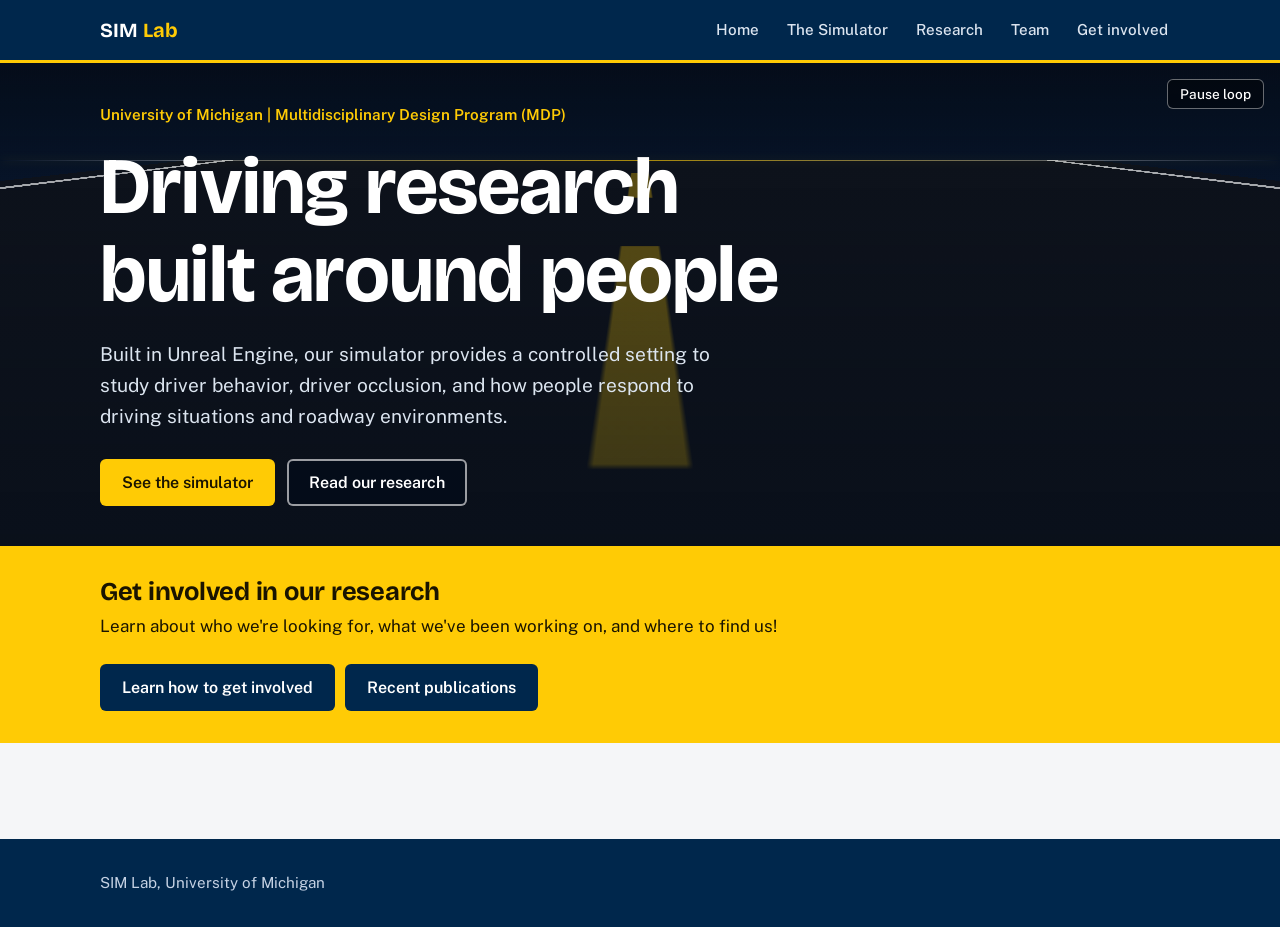
<file: index.html>
<!DOCTYPE html>
<html lang="en">
<head>
  <meta charset="utf-8">
  <meta name="viewport" content="width=device-width, initial-scale=1, viewport-fit=cover">
  <title>SIM Lab | Driving Simulator and Driver Behavior Research</title>
  <link rel="preconnect" href="https://fonts.googleapis.com">
  <link rel="preconnect" href="https://fonts.gstatic.com" crossorigin>
  <link href="https://fonts.googleapis.com/css2?family=Bricolage+Grotesque:opsz,wght@12..96,500;12..96,700&family=Public+Sans:wght@400;500;600&display=swap" rel="stylesheet">
  <link rel="stylesheet" href="styles.css">
</head>
<body>
  <header class="nav">
    <div class="wrap">
      <a class="brand" href="index.html">SIM <span>Lab</span></a>
      <nav aria-label="Main">
        <a href="index.html" class="active">Home</a>
        <a href="simulator.html">The Simulator</a>
        <a href="research.html">Research</a>
        <a href="team.html">Team</a>
        <a href="get-involved.html">Get involved</a>
      </nav>
    </div>
  </header>

  <main>
    <section id="home" aria-label="Home">
      <div class="hero" id="hero">
        <div class="scene" aria-hidden="true"><div class="road"></div></div>
        <button id="pause" type="button" aria-pressed="false">Pause loop</button>
        <div class="wrap content">
          <p class="hero-kicker">University of Michigan | Multidisciplinary Design Program (MDP)</p>
          <h1>Driving research built around people</h1>
          <p>Built in Unreal Engine, our simulator provides a controlled setting to study driver behavior, driver occlusion, and how people respond to driving situations and roadway environments.</p>
          <div class="actions">
            <a class="btn primary" href="simulator.html">See the simulator</a>
            <a class="btn ghost" href="research.html">Read our research</a>
          </div>
        </div>
      </div>

      <div class="quick">
        <div class="wrap">
          <div>
            <h2>Get involved in our research</h2>
            <p>Learn about who we're looking for, what we've been working on, and where to find us!</p>
          </div>
          <div class="links">
            <a class="btn" href="get-involved.html">Learn how to get involved</a>
            <a class="btn" href="research.html">Recent publications</a>
          </div>
        </div>
      </div>

    </section>
  </main>

  <footer>
    <div class="wrap">
      <span>SIM Lab, University of Michigan</span>
    </div>
  </footer>

  <script src="script.js"></script>
</body>
</html>
</file>
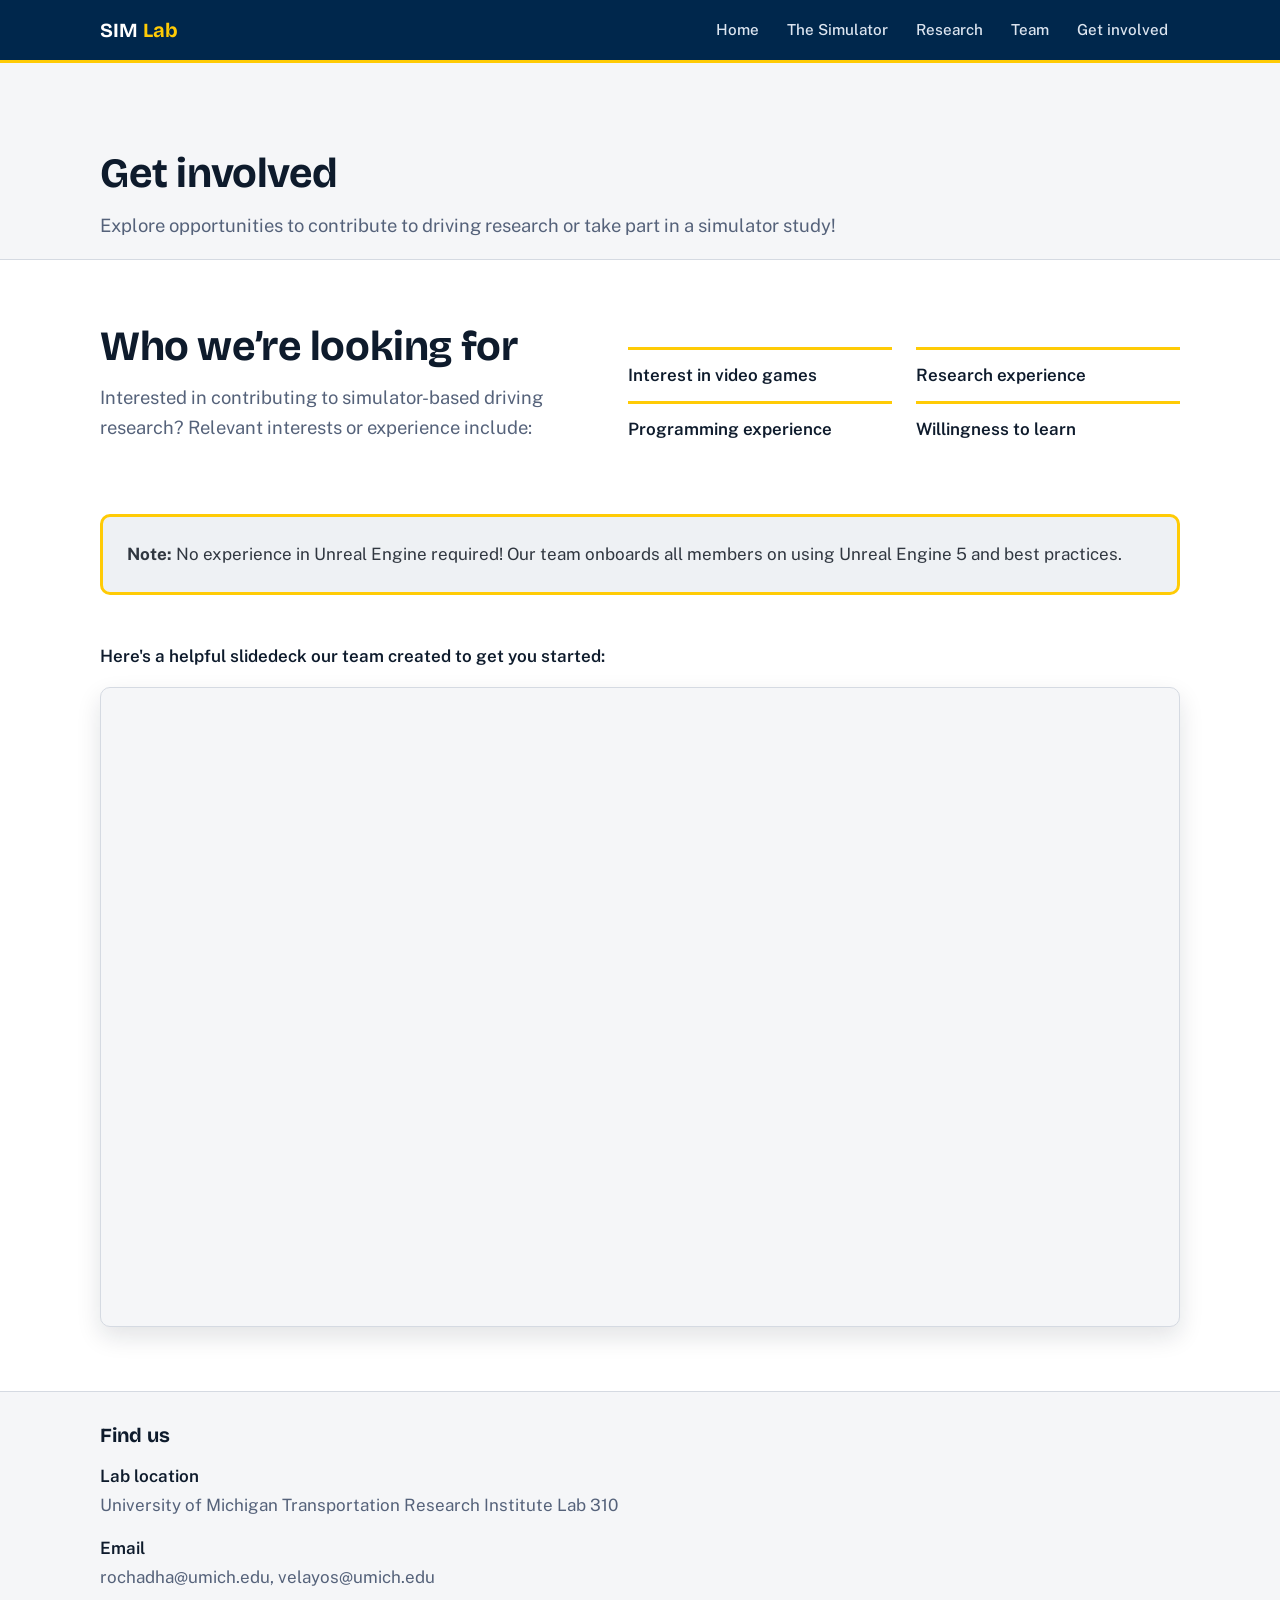
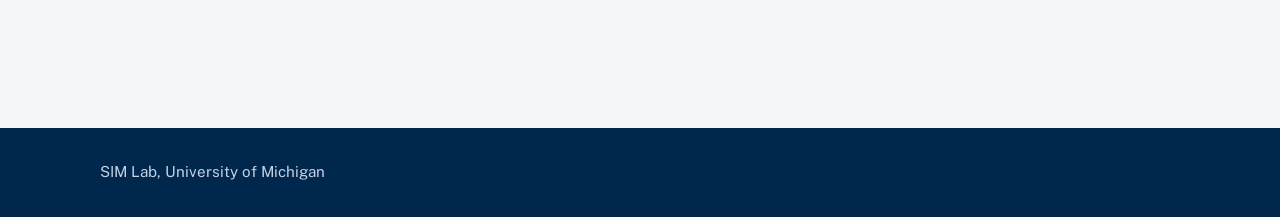
<file: get-involved.html>
<!DOCTYPE html>
<html lang="en">
<head>
  <meta charset="utf-8">
  <meta name="viewport" content="width=device-width, initial-scale=1, viewport-fit=cover">
  <title>SIM Lab | Get Involved</title>
  <link rel="preconnect" href="https://fonts.googleapis.com">
  <link rel="preconnect" href="https://fonts.gstatic.com" crossorigin>
  <link href="https://fonts.googleapis.com/css2?family=Bricolage+Grotesque:opsz,wght@12..96,500;12..96,700&family=Public+Sans:wght@400;500;600&display=swap" rel="stylesheet">
  <link rel="stylesheet" href="styles.css">
</head>
<body>
  <header class="nav">
    <div class="wrap">
      <a class="brand" href="index.html">SIM <span>Lab</span></a>
      <nav aria-label="Main">
        <a href="index.html">Home</a>
        <a href="simulator.html">The Simulator</a>
        <a href="research.html">Research</a>
        <a href="team.html">Team</a>
        <a href="get-involved.html" class="active">Get involved</a>
      </nav>
    </div>
  </header>

  <main>
    <section class="block" aria-label="Get involved">
      <div class="wrap">
        <h2>Get involved</h2>
        <p class="lede">Explore opportunities to contribute to driving research or take part in a simulator study!</p>
      </div>

      <section class="recruit" aria-labelledby="recruit-heading">
        <div class="wrap">
          <div class="recruit-copy">
            <h2 id="recruit-heading">Who we’re looking for</h2>
            <p class="lede">Interested in contributing to simulator-based driving research? Relevant interests or experience include:</p>
          </div>
          <ul class="opportunity-list">
            <li>Interest in video games</li>
            <li>Research experience</li>
            <li>Programming experience</li>
            <li>Willingness to learn </li>
          </ul>
          <div class="panel recruit-note">
            <p><strong>Note:</strong> No experience in Unreal Engine required! Our team onboards all members on using Unreal Engine 5 and best practices.</p>
          </div>
          <div class="recruit-deck">
            <p class="recruit-deck-intro">Here's a helpful slidedeck our team created to get you started:</p>
            <div class="slide-frame">
              <iframe src="https://docs.google.com/presentation/d/e/2PACX-1vS91T6WlbjaStH8ehRl9ACgTei8wuR2yJPeFG9gudlS20Rt_fXsklgSHYsdWoi5bKkCK_Mm4TkYkjFy/pubembed?start=true&amp;loop=true&amp;delayms=5000" title="Helpful SIM Lab introductory slidedeck" frameborder="0" allowfullscreen="true" mozallowfullscreen="true" webkitallowfullscreen="true"></iframe>
            </div>
          </div>
        </div>
      </section>

      <div class="wrap">
        <div class="contact-info">
          <h3>Find us</h3>
          <dl class="facts">
            <dt>Lab location</dt><dd>University of Michigan Transportation Research Institute Lab 310</dd>
            <dt>Email</dt><dd>rochadha@umich.edu, velayos@umich.edu</dd>
          </dl>
        </div>
      </div>
    </section>
  </main>

  <footer>
    <div class="wrap">
      <span>SIM Lab, University of Michigan</span>
    </div>
  </footer>

  <script src="script.js"></script>
</body>
</html>
</file>
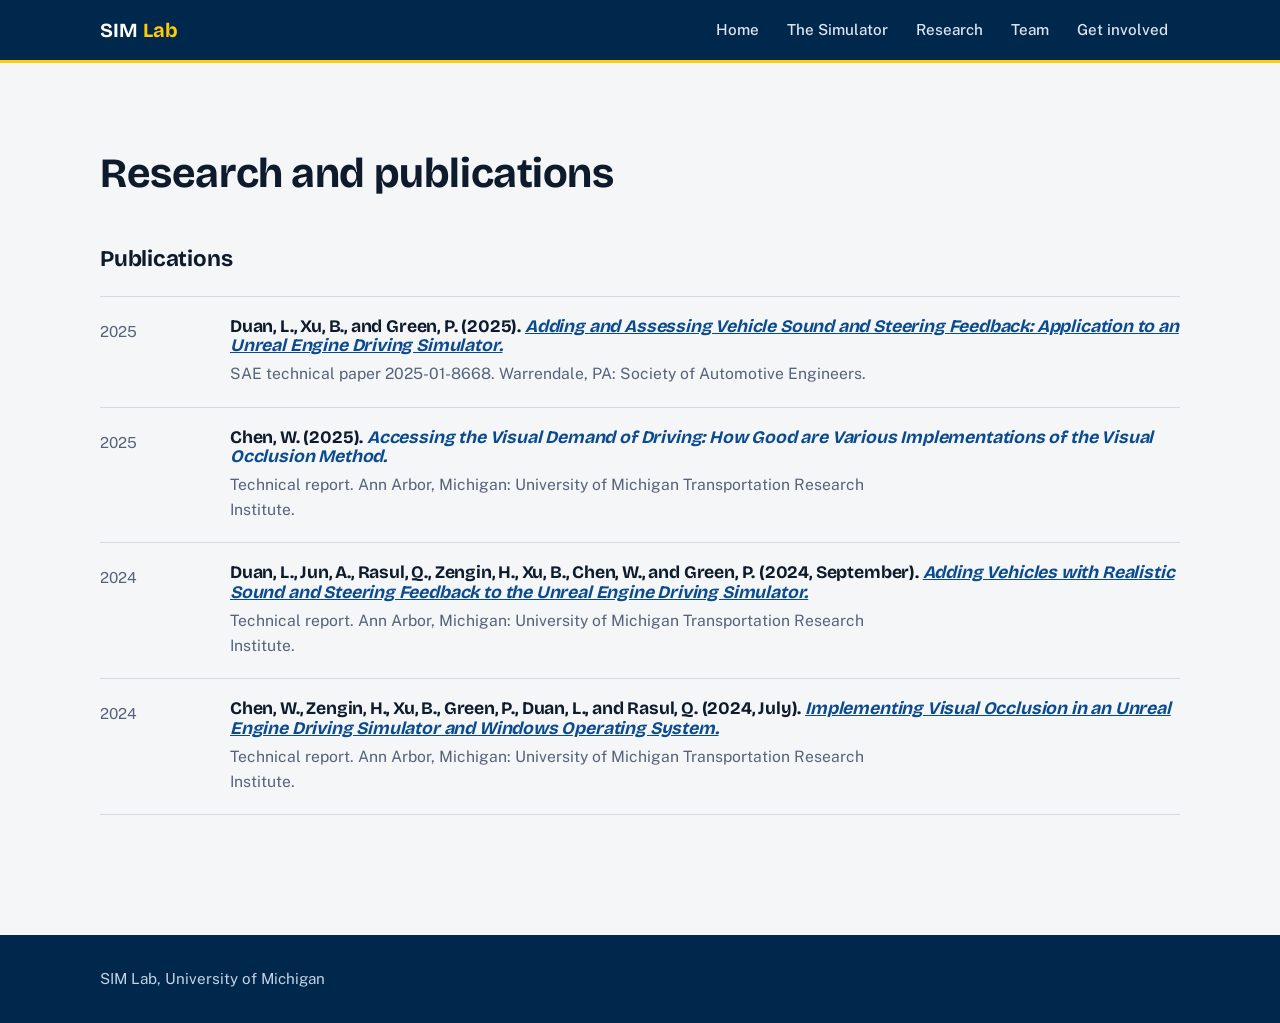
<file: research.html>
<!DOCTYPE html>
<html lang="en">
<head>
  <meta charset="utf-8">
  <meta name="viewport" content="width=device-width, initial-scale=1, viewport-fit=cover">
  <title>SIM Lab | Research</title>
  <link rel="preconnect" href="https://fonts.googleapis.com">
  <link rel="preconnect" href="https://fonts.gstatic.com" crossorigin>
  <link href="https://fonts.googleapis.com/css2?family=Bricolage+Grotesque:opsz,wght@12..96,500;12..96,700&family=Public+Sans:wght@400;500;600&display=swap" rel="stylesheet">
  <link rel="stylesheet" href="styles.css">
</head>
<body>
  <header class="nav">
    <div class="wrap">
      <a class="brand" href="index.html">SIM <span>Lab</span></a>
      <nav aria-label="Main">
        <a href="index.html">Home</a>
        <a href="simulator.html">The Simulator</a>
        <a href="research.html" class="active">Research</a>
        <a href="team.html">Team</a>
        <a href="get-involved.html">Get involved</a>
      </nav>
    </div>
  </header>

  <main>
    <section class="block" aria-label="Research and publications">
      <div class="wrap">
        <h2>Research and publications</h2>

        <h3 class="subhead">Publications</h3>
        <div class="rows">
          <div class="row">
            <time>2025</time>
            <div>
              <h3>Duan, L., Xu, B., and Green, P. (2025). <a href="https://saemobilus.sae.org/papers/adding-assessing-vehicle-sound-steering-feedback-application-unreal-engine-driving-simulator-2025-01-8668#view"><em>Adding and Assessing Vehicle Sound and Steering Feedback: Application to an Unreal Engine Driving Simulator.</em></a></h3>
              <p>SAE technical paper 2025-01-8668. Warrendale, PA: Society of Automotive Engineers.</p>
            </div>
          </div>
          <div class="row">
            <time>2025</time>
            <div>
              <h3>Chen, W. (2025). <a><em>Accessing the Visual Demand of Driving: How Good are Various Implementations of the Visual Occlusion Method.</em></a> </h3>
              <p>Technical report. Ann Arbor, Michigan: University of Michigan Transportation Research Institute.</p>
            </div>
          </div>
          <div class="row">
            <time>2024</time>
            <div>
              <h3>Duan, L., Jun, A., Rasul, Q., Zengin, H., Xu, B., Chen, W., and Green, P. (2024, September). <a href="https://deepblue.lib.umich.edu/items/efb12170-995f-4e7f-85ff-f0e53c91e398"><em>Adding Vehicles with Realistic Sound and Steering Feedback to the Unreal Engine Driving Simulator.</em></a></h3>
              <p>Technical report. Ann Arbor, Michigan: University of Michigan Transportation Research Institute.</p>
            </div>
          </div>
          <div class="row">
            <time>2024</time>
            <div>
              <h3>Chen, W., Zengin, H., Xu, B., Green, P., Duan, L., and Rasul, Q. (2024, July). <a href="https://deepblue.lib.umich.edu/items/3054cb7f-a545-4ef1-9ff8-ffcb1bbcc35d"><em>Implementing Visual Occlusion in an Unreal Engine Driving Simulator and Windows Operating System.</em></a></h3>
              <p>Technical report. Ann Arbor, Michigan: University of Michigan Transportation Research Institute.</p>
            </div>
          </div>
        </div>
      </div>
    </section>
  </main>

  <footer>
    <div class="wrap">
      <span>SIM Lab, University of Michigan</span>
    </div>
  </footer>

  <script src="script.js"></script>
</body>
</html>
</file>
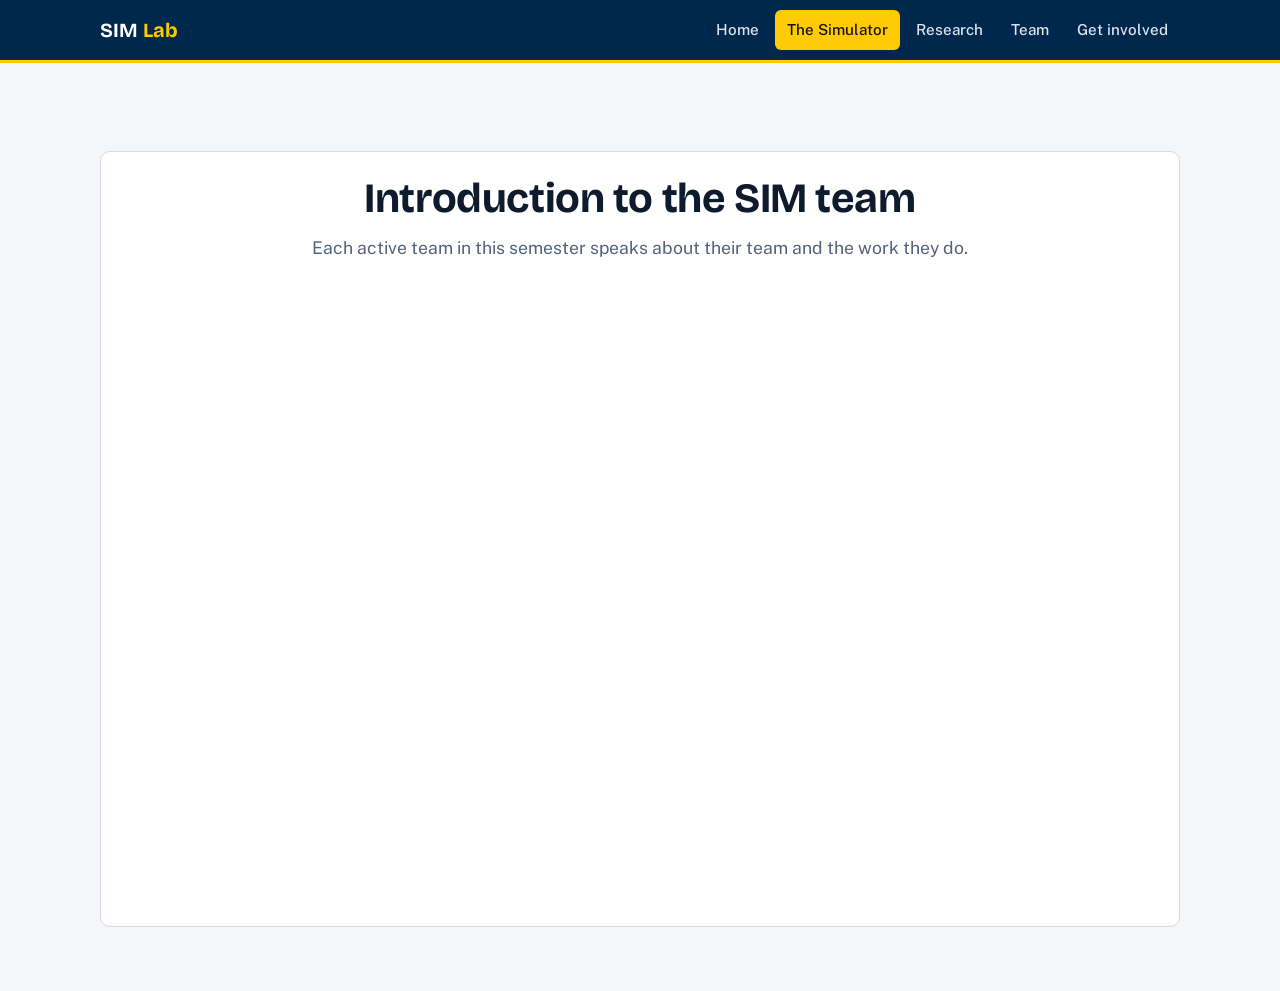
<file: simulator.html>
<!DOCTYPE html>
<html lang="en">
<head>
  <meta charset="utf-8">
  <meta name="viewport" content="width=device-width, initial-scale=1, viewport-fit=cover">
  <title>SIM Lab | The Simulator</title>
  <link rel="preconnect" href="https://fonts.googleapis.com">
  <link rel="preconnect" href="https://fonts.gstatic.com" crossorigin>
  <link href="https://fonts.googleapis.com/css2?family=Bricolage+Grotesque:opsz,wght@12..96,500;12..96,700&family=Public+Sans:wght@400;500;600&display=swap" rel="stylesheet">
  <link rel="stylesheet" href="styles.css">
</head>
<body>
  <header class="nav">
    <div class="wrap">
      <a class="brand" href="index.html">SIM <span>Lab</span></a>
      <nav aria-label="Main">
        <a href="index.html">Home</a>
        <a href="simulator.html" class="active">The Simulator</a>
        <a href="research.html">Research</a>
        <a href="team.html">Team</a>
        <a href="get-involved.html">Get involved</a>
      </nav>
    </div>
  </header>

  <main>
    <section class="block" aria-label="The Simulator">
      <div class="wrap">

        <!-- ========================================== -->
        <!-- NEW SECTION: Introduction to the SIM team  -->
        <!-- ========================================== -->
        <div class="panel" style="text-align: center; margin-bottom: 40px;">
          <h2 style="margin-bottom: 12px;">Introduction to the SIM team</h2>
          <p style="color: var(--muted); font-size: 1.1rem; margin-bottom: 32px; max-width: 800px; margin-left: auto; margin-right: auto;">
            Each active team in this semester speaks about their team and the work they do.
          </p>
          
          <!-- YouTube Video Player -->
          <!-- Height increased to 600px so it feels like a primary feature -->
          <iframe width="100%" height="600" src="https://www.youtube.com/embed/OiD0oTXa4dE" title="SIM Lab Video" frameborder="0" allow="accelerometer; autoplay; clipboard-write; encrypted-media; gyroscope; picture-in-picture" allowfullscreen style="border-radius: 8px;"></iframe>
        </div>

        <!-- ========================================== -->
        <!-- STASHED ORIGINAL LAYOUT                    -->
        <!-- ========================================== -->
        <!-- 
        <h2>The Simulator</h2>

        <div class="grid g2">
          <article class="panel">
            <div class="media-ph">placeholder</div>
            <h3>The engine</h3>
            <p>placeholder</p>
          </article>
          <article class="panel">
            <div class="media-ph">placeholder</div>
            <h3>Maps and vehicles</h3>
            <p>placeholder</p>
          </article>
        </div>

        <div class="panel" style="margin-top:20px">
          <h3>Vision occlusion system</h3>
          <div class="split" style="margin-top:14px">
            <div>
              <p style="color:var(--muted);margin-top:0">placeholder</p>
              <div class="media-ph" style="margin:0">placeholder</div>
            </div>
            <div>
              <h3 style="font-size:1.05rem">Example measurements</h3>
              <p style="margin:6px 0 0;font-size:.95rem;color:var(--muted)">placeholder</p>
              <ul class="data">
                <li>placeholder</li>
                <li>placeholder</li>
                <li>placeholder</li>
                <li>placeholder</li>
                <li>placeholder</li>
                <li>placeholder</li>
                <li>placeholder</li>
                <li>placeholder</li>
              </ul>
            </div>
          </div>
        </div>
        -->

      </div>
    </section>
  </main>
</file>
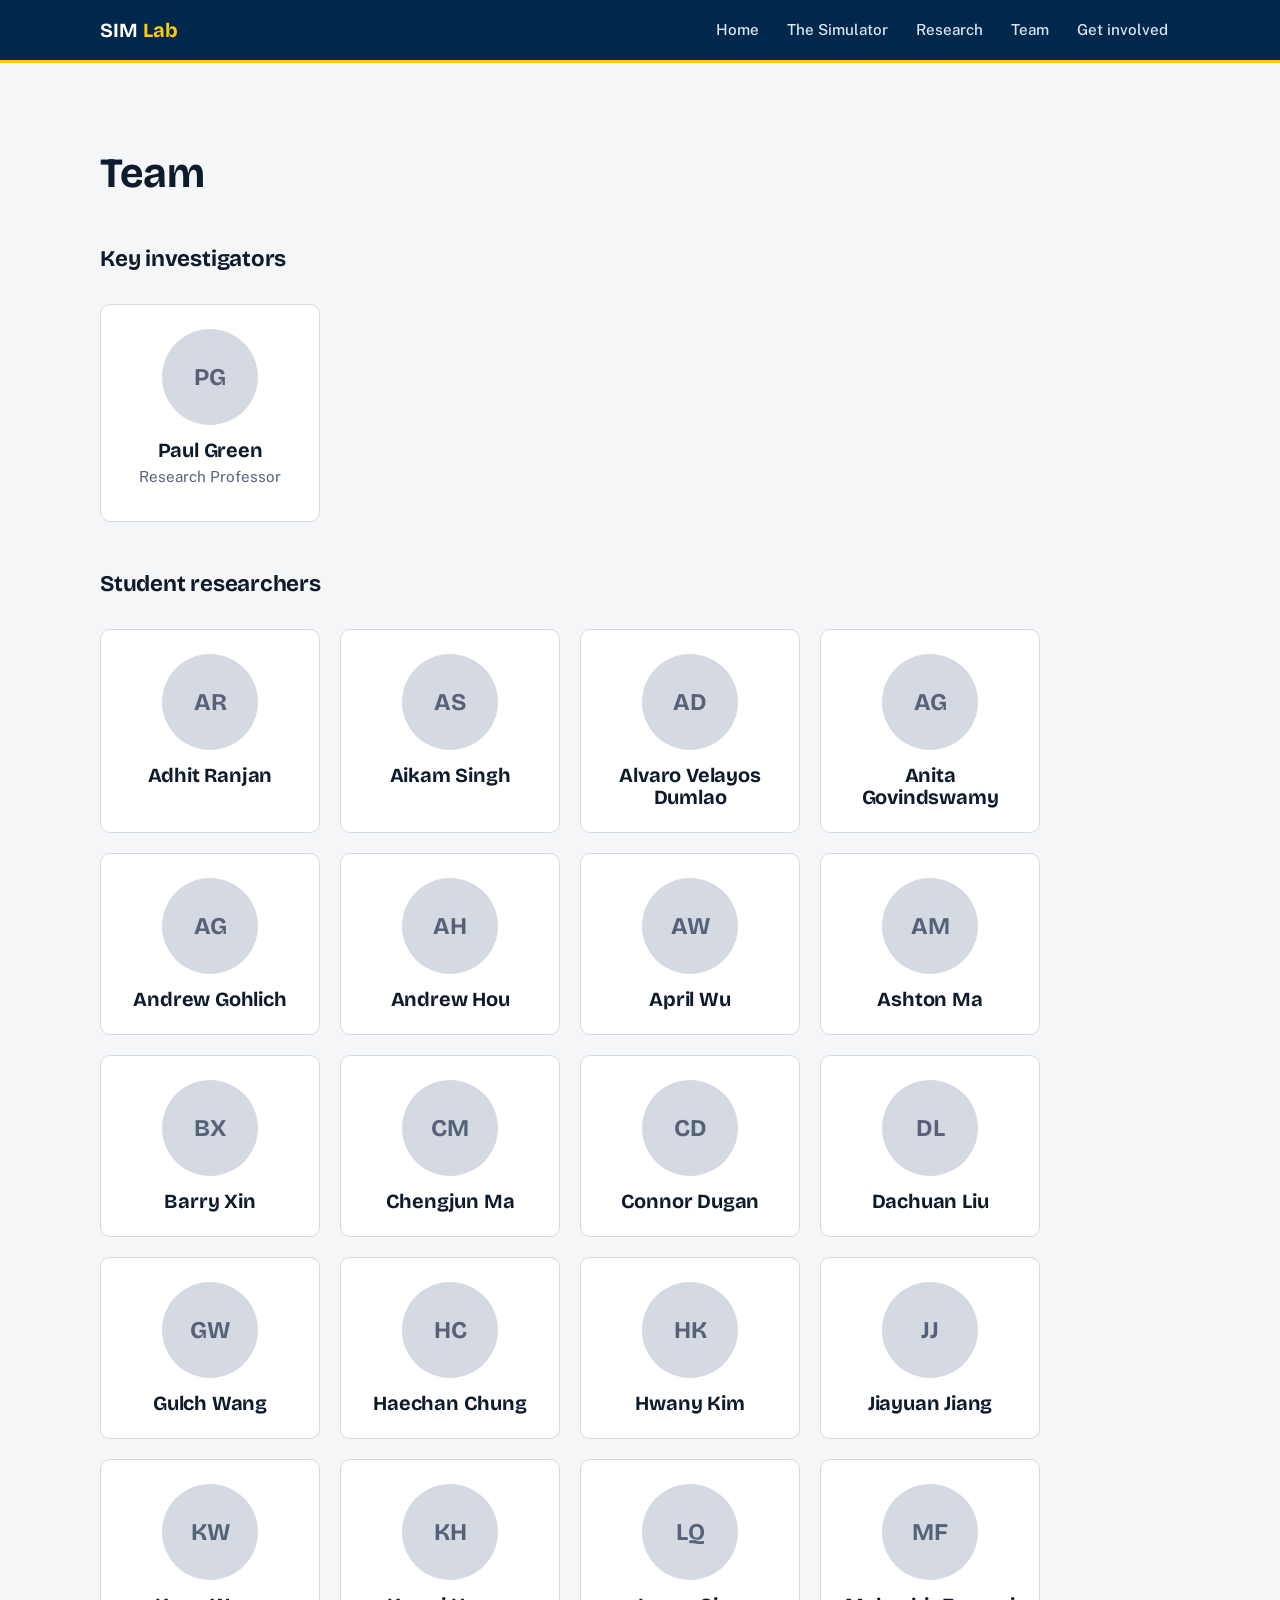
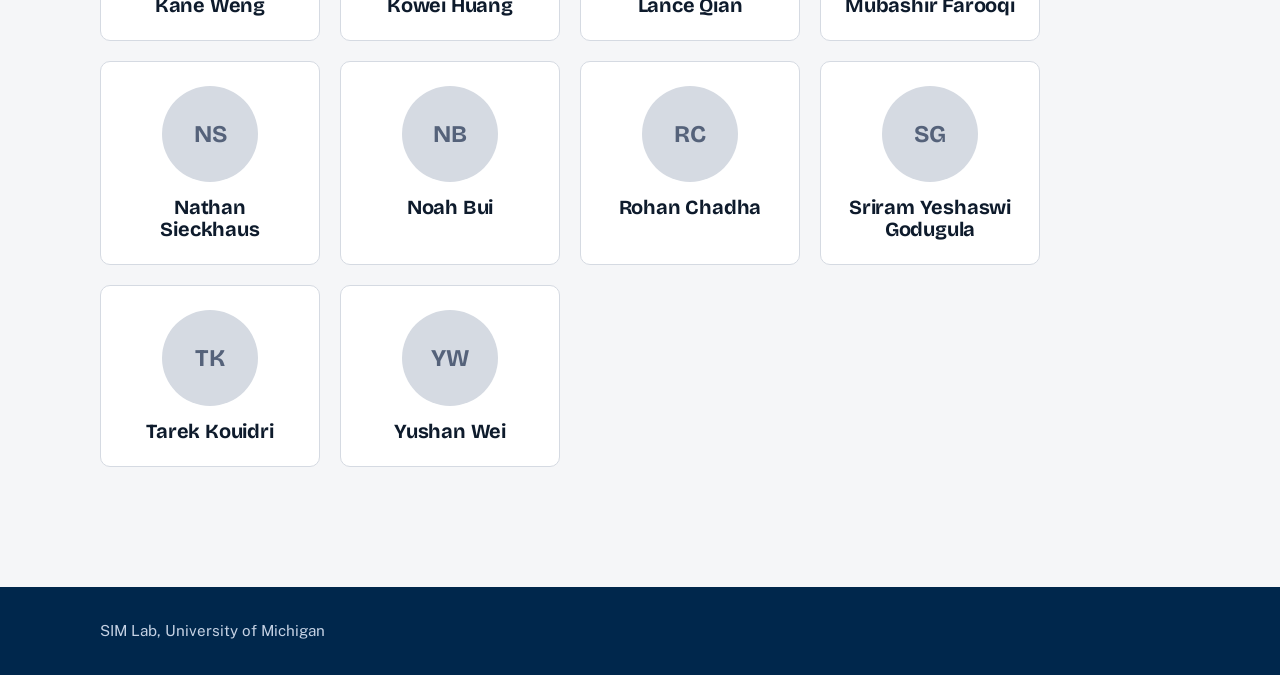
<file: team.html>
<!DOCTYPE html>
<html lang="en">
<head>
  <meta charset="utf-8">
  <meta name="viewport" content="width=device-width, initial-scale=1, viewport-fit=cover">
  <title>SIM Lab | Team</title>
  <link rel="preconnect" href="https://fonts.googleapis.com">
  <link rel="preconnect" href="https://fonts.gstatic.com" crossorigin>
  <link href="https://fonts.googleapis.com/css2?family=Bricolage+Grotesque:opsz,wght@12..96,500;12..96,700&family=Public+Sans:wght@400;500;600&display=swap" rel="stylesheet">
  <link rel="stylesheet" href="styles.css">
</head>
<body>
  <header class="nav">
    <div class="wrap">
      <a class="brand" href="index.html">SIM <span>Lab</span></a>
      <nav aria-label="Main">
        <a href="index.html">Home</a>
        <a href="simulator.html">The Simulator</a>
        <a href="research.html">Research</a>
        <a href="team.html" class="active">Team</a>
        <a href="get-involved.html">Get involved</a>
      </nav>
    </div>
  </header>

  <main>
    <section class="block" aria-label="Team">
      <div class="wrap">
        <h2>Team</h2>

        <h3 class="subhead">Key investigators</h3>
        <div class="grid g3 investigator-grid">
          <article class="panel person"><div class="avatar" aria-hidden="true">PG</div><h3>Paul Green</h3><div class="role">Research Professor</div></article>
        </div>

        <h3 class="subhead">Student researchers</h3>
        <div class="grid g3 student-grid">
          <article class="panel person"><div class="avatar" aria-hidden="true">AR</div><h3>Adhit Ranjan</h3></article>
          <article class="panel person"><div class="avatar" aria-hidden="true">AS</div><h3>Aikam Singh</h3></article>
          <article class="panel person"><div class="avatar" aria-hidden="true">AD</div><h3>Alvaro Velayos Dumlao</h3></article>
          <article class="panel person"><div class="avatar" aria-hidden="true">AG</div><h3>Anita Govindswamy</h3></article>
          <article class="panel person"><div class="avatar" aria-hidden="true">AG</div><h3>Andrew Gohlich</h3></article>
          <article class="panel person"><div class="avatar" aria-hidden="true">AH</div><h3>Andrew Hou</h3></article>
          <article class="panel person"><div class="avatar" aria-hidden="true">AW</div><h3>April Wu</h3></article>
          <article class="panel person"><div class="avatar" aria-hidden="true">AM</div><h3>Ashton Ma</h3></article>
          <article class="panel person"><div class="avatar" aria-hidden="true">BX</div><h3>Barry Xin</h3></article>
          <article class="panel person"><div class="avatar" aria-hidden="true">CM</div><h3>Chengjun Ma</h3></article>
          <article class="panel person"><div class="avatar" aria-hidden="true">CD</div><h3>Connor Dugan</h3></article>
          <article class="panel person"><div class="avatar" aria-hidden="true">DL</div><h3>Dachuan Liu</h3></article>
          <article class="panel person"><div class="avatar" aria-hidden="true">GW</div><h3>Gulch Wang</h3></article>
          <article class="panel person"><div class="avatar" aria-hidden="true">HC</div><h3>Haechan Chung</h3></article>
          <article class="panel person"><div class="avatar" aria-hidden="true">HK</div><h3>Hwany Kim</h3></article>
          <article class="panel person"><div class="avatar" aria-hidden="true">JJ</div><h3>Jiayuan Jiang</h3></article>
          <article class="panel person"><div class="avatar" aria-hidden="true">KW</div><h3>Kane Weng</h3></article>
          <article class="panel person"><div class="avatar" aria-hidden="true">KH</div><h3>Kowei Huang</h3></article>
          <article class="panel person"><div class="avatar" aria-hidden="true">LQ</div><h3>Lance Qian</h3></article>
          <article class="panel person"><div class="avatar" aria-hidden="true">MF</div><h3>Mubashir Farooqi</h3></article>
          <article class="panel person"><div class="avatar" aria-hidden="true">NS</div><h3>Nathan Sieckhaus</h3></article>
          <article class="panel person"><div class="avatar" aria-hidden="true">NB</div><h3>Noah Bui</h3></article>
          <article class="panel person"><div class="avatar" aria-hidden="true">RC</div><h3>Rohan Chadha</h3></article>
          <article class="panel person"><div class="avatar" aria-hidden="true">SG</div><h3>Sriram Yeshaswi Godugula</h3></article>
          <article class="panel person"><div class="avatar" aria-hidden="true">TK</div><h3>Tarek Kouidri</h3></article>
          <article class="panel person"><div class="avatar" aria-hidden="true">YW</div><h3>Yushan Wei</h3></article>
        </div>
      </div>
    </section>
  </main>

  <footer>
    <div class="wrap">
      <span>SIM Lab, University of Michigan</span>
    </div>
  </footer>

  <script src="script.js"></script>
</body>
</html>
</file>
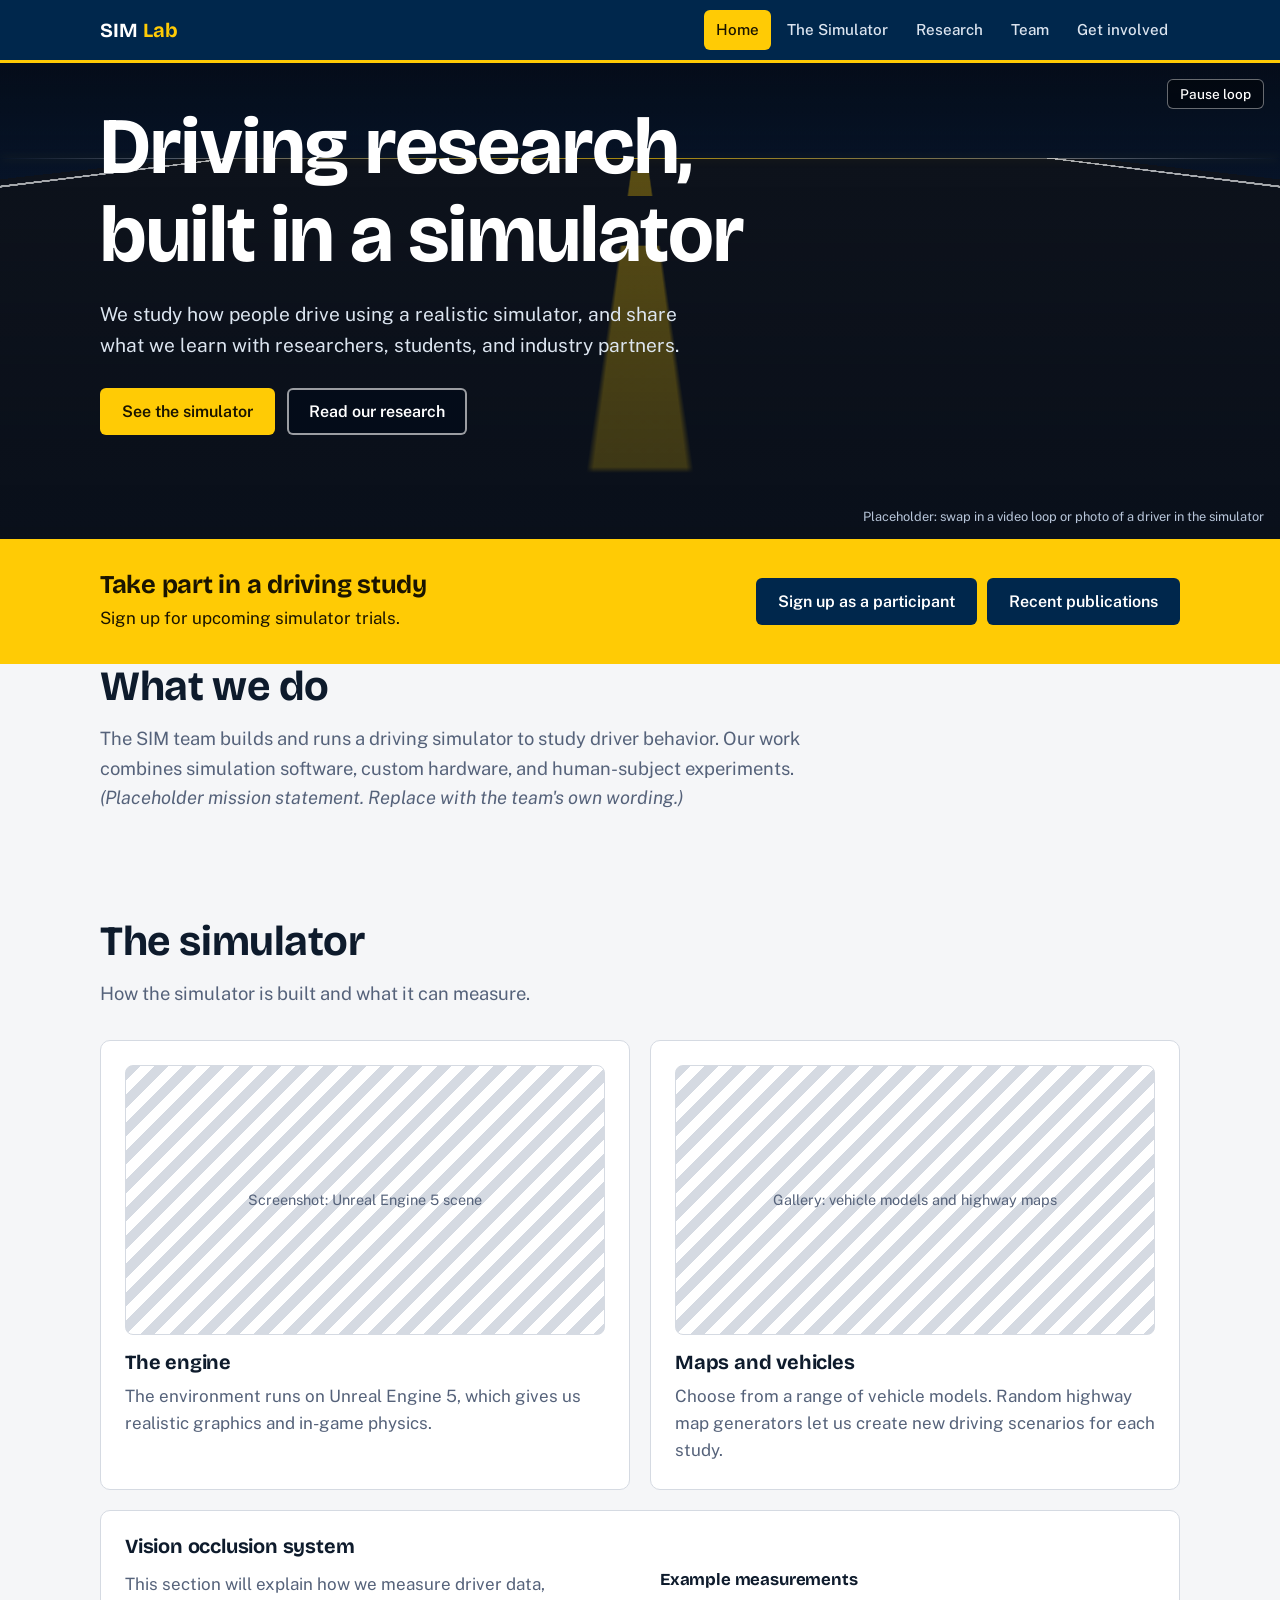
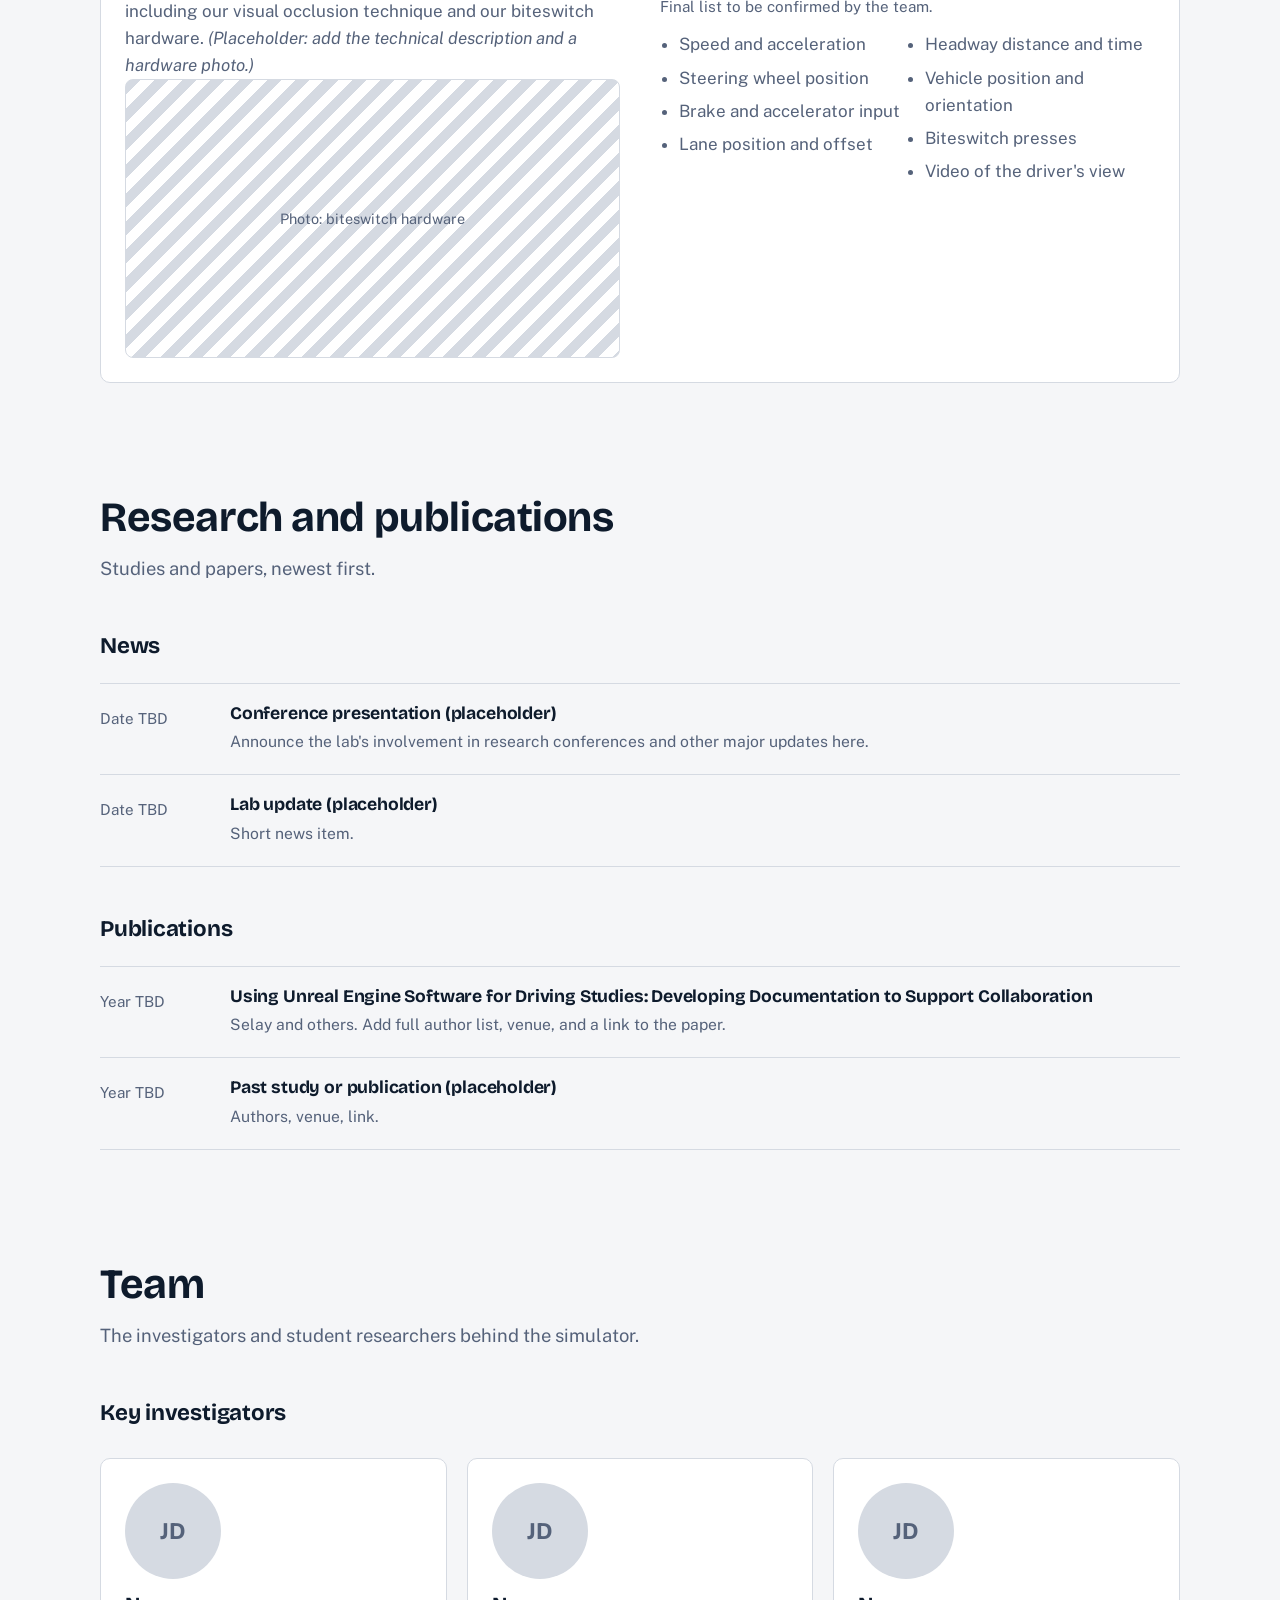
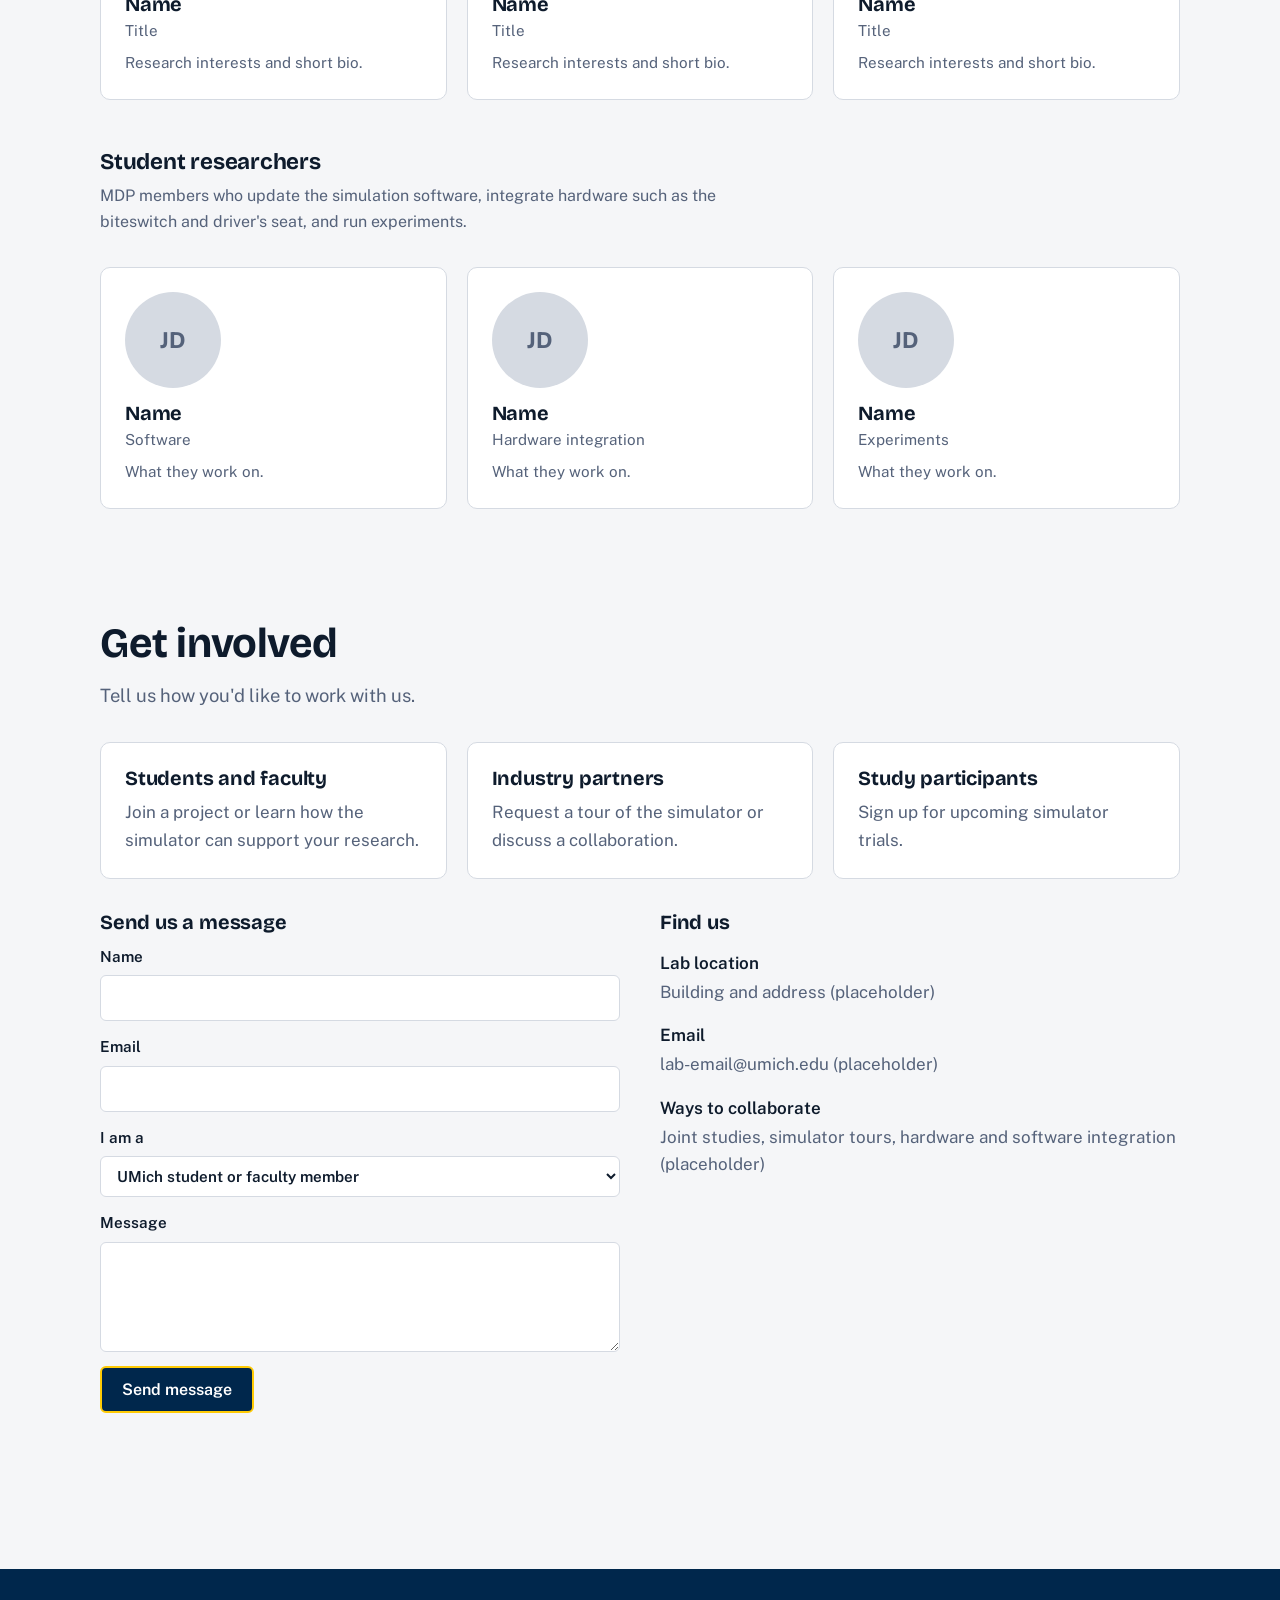
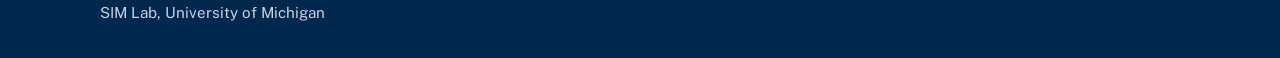
<file: website.html>
<!DOCTYPE html>
<html lang="en">
<head>
<meta charset="utf-8">
<meta name="viewport" content="width=device-width, initial-scale=1, viewport-fit=cover">
<title>SIM Lab | Driving Simulator and Driver Behavior Research</title>
<link rel="preconnect" href="https://fonts.googleapis.com">
<link rel="preconnect" href="https://fonts.gstatic.com" crossorigin>
<link href="https://fonts.googleapis.com/css2?family=Bricolage+Grotesque:opsz,wght@12..96,500;12..96,700&family=Public+Sans:wght@400;500;600&display=swap" rel="stylesheet">
<link rel="stylesheet" href="styles.css">
</head>
<body>

<header class="nav">
  <div class="wrap">
    <a class="brand" href="#home">SIM <span>Lab</span></a>
    <nav aria-label="Main">
      <a href="#home">Home</a>
      <a href="#simulator">The Simulator</a>
      <a href="#research">Research</a>
      <a href="#team">Team</a>
      <a href="#get-involved">Get involved</a>
    </nav>
  </div>
</header>

<main>
<!-- 1. HOMEPAGE -->
<section id="home" aria-label="Home">
  <div class="hero" id="hero">
    <div class="scene" aria-hidden="true"><div class="road"></div></div>
    <button id="pause" type="button" aria-pressed="false">Pause loop</button>
    <div class="wrap content">
      <h1>Driving research, built in a simulator</h1>
      <p>We study how people drive using a realistic simulator, and share what we learn with researchers, students, and industry partners.</p>
      <div class="actions">
        <a class="btn primary" href="#simulator">See the simulator</a>
        <a class="btn ghost" href="#research">Read our research</a>
      </div>
    </div>
    <span class="placeholder-note">Placeholder: swap in a video loop or photo of a driver in the simulator</span>
  </div>

  <div class="quick">
    <div class="wrap">
      <div>
        <h2>Take part in a driving study</h2>
        <p>Sign up for upcoming simulator trials.</p>
      </div>
      <div class="links">
        <a class="btn" href="#get-involved">Sign up as a participant</a>
        <a class="btn" href="#research">Recent publications</a>
      </div>
    </div>
  </div>

  <div class="mission">
    <div class="wrap">
      <h2>What we do</h2>
      <p class="lede">The SIM team builds and runs a driving simulator to study driver behavior. Our work combines simulation software, custom hardware, and human-subject experiments. <em>(Placeholder mission statement. Replace with the team's own wording.)</em></p>
    </div>
  </div>
</section>

<!-- 2. THE SIMULATOR -->
<section id="simulator" class="block" aria-label="The simulator">
  <div class="wrap">
    <h2>The simulator</h2>
    <p class="lede">How the simulator is built and what it can measure.</p>

    <div class="grid g2">
      <article class="panel">
        <div class="media-ph">Screenshot: Unreal Engine 5 scene</div>
        <h3>The engine</h3>
        <p>The environment runs on Unreal Engine 5, which gives us realistic graphics and in-game physics.</p>
      </article>
      <article class="panel">
        <div class="media-ph">Gallery: vehicle models and highway maps</div>
        <h3>Maps and vehicles</h3>
        <p>Choose from a range of vehicle models. Random highway map generators let us create new driving scenarios for each study.</p>
      </article>
    </div>

    <div class="panel" style="margin-top:20px">
      <h3>Vision occlusion system</h3>
      <div class="split" style="margin-top:14px">
        <div>
          <p style="color:var(--muted);margin-top:0">This section will explain how we measure driver data, including our visual occlusion technique and our biteswitch hardware. <em>(Placeholder: add the technical description and a hardware photo.)</em></p>
          <div class="media-ph" style="margin:0">Photo: biteswitch hardware</div>
        </div>
        <div>
          <h3 style="font-size:1.05rem">Example measurements</h3>
          <p style="margin:6px 0 0;font-size:.95rem;color:var(--muted)">Final list to be confirmed by the team.</p>
          <ul class="data">
            <li>Speed and acceleration</li>
            <li>Steering wheel position</li>
            <li>Brake and accelerator input</li>
            <li>Lane position and offset</li>
            <li>Headway distance and time</li>
            <li>Vehicle position and orientation</li>
            <li>Biteswitch presses</li>
            <li>Video of the driver's view</li>
          </ul>
        </div>
      </div>
    </div>
  </div>
</section>

<!-- 3. RESEARCH & PUBLICATIONS -->
<section id="research" class="block" aria-label="Research and publications">
  <div class="wrap">
    <h2>Research and publications</h2>
    <p class="lede">Studies and papers, newest first.</p>

    <h3 class="subhead">News</h3>
    <div class="rows">
      <div class="row">
        <time>Date TBD</time>
        <div><h3>Conference presentation (placeholder)</h3><p>Announce the lab's involvement in research conferences and other major updates here.</p></div>
      </div>
      <div class="row">
        <time>Date TBD</time>
        <div><h3>Lab update (placeholder)</h3><p>Short news item.</p></div>
      </div>
    </div>

    <h3 class="subhead">Publications</h3>
    <div class="rows">
      <div class="row">
        <time>Year TBD</time>
        <div>
          <h3>Using Unreal Engine Software for Driving Studies: Developing Documentation to Support Collaboration</h3>
          <p>Selay and others. Add full author list, venue, and a link to the paper.</p>
        </div>
      </div>
      <div class="row">
        <time>Year TBD</time>
        <div><h3>Past study or publication (placeholder)</h3><p>Authors, venue, link.</p></div>
      </div>
    </div>
  </div>
</section>

<!-- 4. TEAM -->
<section id="team" class="block" aria-label="Team">
  <div class="wrap">
    <h2>Team</h2>
    <p class="lede">The investigators and student researchers behind the simulator.</p>

    <h3 class="subhead">Key investigators</h3>
    <div class="grid g3">
      <article class="panel person"><div class="avatar" aria-hidden="true">JD</div><h3>Name</h3><div class="role">Title</div><p>Research interests and short bio.</p></article>
      <article class="panel person"><div class="avatar" aria-hidden="true">JD</div><h3>Name</h3><div class="role">Title</div><p>Research interests and short bio.</p></article>
      <article class="panel person"><div class="avatar" aria-hidden="true">JD</div><h3>Name</h3><div class="role">Title</div><p>Research interests and short bio.</p></article>
    </div>

    <h3 class="subhead">Student researchers</h3>
    <p class="lede" style="margin-top:8px;font-size:1rem">MDP members who update the simulation software, integrate hardware such as the biteswitch and driver's seat, and run experiments.</p>
    <div class="grid g3">
      <article class="panel person"><div class="avatar" aria-hidden="true">JD</div><h3>Name</h3><div class="role">Software</div><p>What they work on.</p></article>
      <article class="panel person"><div class="avatar" aria-hidden="true">JD</div><h3>Name</h3><div class="role">Hardware integration</div><p>What they work on.</p></article>
      <article class="panel person"><div class="avatar" aria-hidden="true">JD</div><h3>Name</h3><div class="role">Experiments</div><p>What they work on.</p></article>
    </div>
  </div>
</section>

<!-- 5. GET INVOLVED -->
<section id="get-involved" class="block" aria-label="Get involved">
  <div class="wrap">
    <h2>Get involved</h2>
    <p class="lede">Tell us how you'd like to work with us.</p>

    <div class="grid g3">
      <article class="panel"><h3>Students and faculty</h3><p>Join a project or learn how the simulator can support your research.</p></article>
      <article class="panel"><h3>Industry partners</h3><p>Request a tour of the simulator or discuss a collaboration.</p></article>
      <article class="panel"><h3>Study participants</h3><p>Sign up for upcoming simulator trials.</p></article>
    </div>

    <div class="split">
      <div>
        <h3>Send us a message</h3>
        <form id="interest" novalidate>
          <label>Name <input name="name" autocomplete="name" required></label>
          <label>Email <input name="email" type="email" autocomplete="email" required></label>
          <label>I am a
            <select name="who">
              <option>UMich student or faculty member</option>
              <option>Industry partner</option>
              <option>Potential study participant</option>
              <option>Other</option>
            </select>
          </label>
          <label>Message <textarea name="msg"></textarea></label>
          <button class="btn" type="submit">Send message</button>
          <p id="formMsg" role="status"></p>
        </form>
      </div>
      <div>
        <h3>Find us</h3>
        <dl class="facts">
          <dt>Lab location</dt><dd>Building and address (placeholder)</dd>
          <dt>Email</dt><dd>lab-email@umich.edu (placeholder)</dd>
          <dt>Ways to collaborate</dt><dd>Joint studies, simulator tours, hardware and software integration (placeholder)</dd>
        </dl>
      </div>
    </div>
  </div>
</section>
</main>

<footer>
  <div class="wrap">
    <span>SIM Lab, University of Michigan</span>
  </div>
</footer>

<script src="script.js"></script>
</body>
</html>
</file>
<file: styles.css>
:root {
  --bg: #F5F6F8;
  --surface: #FFFFFF;
  --ink: #0E1B2C;
  --muted: #55627A;
  --line: #D5DAE2;
  --blue: #00274C;
  --maize: #FFCB05;
  --maize-ink: #1A1400;
  --link: #0A4A8F;
  --head: "Bricolage Grotesque", "Segoe UI", Helvetica, Arial, sans-serif;
  --body: "Public Sans", "Segoe UI", Helvetica, Arial, sans-serif;
  box-sizing: border-box;
  padding-top: env(safe-area-inset-top, 0px);
  padding-bottom: env(safe-area-inset-bottom, 0px);
}
@media (prefers-color-scheme: dark) {
  :root:not([data-theme="light"]) {
    --bg: #0A1422; --surface: #112038; --ink: #E7ECF3; --muted: #9AA8BF;
    --line: #243851; --link: #8DBBF0;
  }
}
:root[data-theme="dark"] {
  --bg: #0A1422; --surface: #112038; --ink: #E7ECF3; --muted: #9AA8BF;
  --line: #243851; --link: #8DBBF0;
}
*, *::before, *::after { box-sizing: border-box; }
html { height: 100%; scroll-behavior: smooth; scroll-padding-top: calc(env(safe-area-inset-top, 0px) + 64px); }
body { min-height: 100%; margin: 0; background: var(--bg); color: var(--ink); font: 400 1.0625rem/1.6 var(--body); }
a { color: var(--link); }
a:focus-visible, button:focus-visible, input:focus-visible, select:focus-visible, textarea:focus-visible {
  outline: 3px solid var(--maize); outline-offset: 2px;
}
h1, h2, h3 { font-family: var(--head); line-height: 1.1; margin: 0; letter-spacing: -0.01em; }
h2 { font-size: clamp(1.9rem, 4vw, 2.6rem); font-weight: 700; }
h3 { font-size: 1.25rem; font-weight: 700; }
p { margin: 0 0 1em; max-width: 68ch; }
.wrap { width: min(1080px, 100% - 40px); margin-inline: auto; }
section.block { padding: 88px 0 24px; }
.lede { color: var(--muted); font-size: 1.15rem; margin-top: 14px; }

/* nav */
header.nav {
  position: sticky; top: env(safe-area-inset-top, 0px); z-index: 20;
  background: var(--blue); color: #fff;
  border-bottom: 3px solid var(--maize);
}
header.nav .wrap { display: flex; align-items: center; justify-content: space-between; gap: 20px; min-height: 60px; }
.brand { font: 700 1.25rem var(--head); color: #fff; text-decoration: none; white-space: nowrap; }
.brand span { color: var(--maize); }
nav { display: flex; gap: 4px; overflow-x: auto; }
nav a { color: #DCE5F0; text-decoration: none; padding: 8px 12px; border-radius: 6px; font-weight: 500; font-size: .95rem; white-space: nowrap; }
nav a:hover { background: rgba(255,255,255,.1); color: #fff; }
nav a.active { background: var(--maize); color: var(--maize-ink); }

/* hero */
.hero { position: relative; overflow: hidden; background: linear-gradient(#050D1A 0%, #0B2244 55%, #1B3B69 100%); color: #fff; min-height: 476px; }
.hero .scene { position: absolute; inset: 0; perspective: 420px; perspective-origin: 50% 38%; }
.hero .scene::after {
  content: ""; position: absolute; top: 20%; left: 0; right: 0; height: 1px;
  background: linear-gradient(90deg, transparent, rgba(255,255,255,.45) 16%, rgba(255,203,5,.85) 50%, rgba(255,255,255,.45) 84%, transparent);
  box-shadow: 0 0 10px rgba(255,203,5,.3);
}
.road {
  position: absolute; left: 50%; top: 20%; width: 900px; height: 1600px; margin-left: -450px;
  transform-origin: 50% 0; transform: rotateX(72deg);
  background:
    repeating-linear-gradient(to bottom, transparent 0 90px, rgba(255,203,5,.42) 90px 190px) center / 14px 100% no-repeat,
    linear-gradient(to right, transparent 0 4%, rgba(255,255,255,.85) 4% 5.2%, transparent 5.2% 94.8%, rgba(255,255,255,.85) 94.8% 96%, transparent 96%),
    #10141C;
  animation: drive 1.1s linear infinite;
}
@keyframes drive { from { background-position: center 0, 0 0, 0 0; } to { background-position: center 190px, 0 0, 0 0; } }
.hero::after { content: ""; position: absolute; inset: 0; background: linear-gradient(to bottom, rgba(5,13,26,.15), rgba(5,13,26,.55)); }
.hero .content { position: relative; z-index: 2; padding: 40px 0; }
.hero .hero-kicker { color: var(--maize); font-size: .95rem; font-weight: 600; margin: 0 0 16px; }
.hero h1 { font-size: clamp(2.6rem, 7vw, 5rem); font-weight: 700; max-width: 14ch; }
.hero p { font-size: 1.2rem; color: #DCE5F0; margin-top: 20px; max-width: 52ch; }
.btn { display: inline-block; padding: 12px 20px; border-radius: 6px; font: 600 1rem var(--body); text-decoration: none; border: 2px solid transparent; cursor: pointer; }
.btn.primary { background: var(--maize); color: var(--maize-ink); }
.btn.ghost { background: rgba(5,13,26,.9); border-color: rgba(255,255,255,.6); color: #fff; }
.btn:hover { filter: brightness(1.08); }
.hero .actions { display: flex; flex-wrap: wrap; gap: 12px; margin-top: 28px; }
.placeholder-note { position: absolute; right: 16px; bottom: 12px; z-index: 3; font-size: .8rem; color: #B8C6DA; }
#pause { position: absolute; right: 16px; top: 16px; z-index: 3; background: rgba(0,0,0,.4); color: #fff; border: 1px solid rgba(255,255,255,.4); border-radius: 6px; padding: 6px 12px; cursor: pointer; font: 500 .85rem var(--body); }
.hero.paused .road { animation-play-state: paused; }
@media (prefers-reduced-motion: reduce) { .road { animation: none; } html { scroll-behavior: auto; } }

/* quick links */
.quick { background: var(--maize); color: var(--maize-ink); }
.quick .wrap { display: flex; flex-wrap: wrap; gap: 24px; align-items: center; justify-content: space-between; padding: 32px 0; }
.quick h2 { font-size: 1.6rem; }
.quick p { margin: 6px 0 0; }
.quick .links { display: flex; flex-wrap: wrap; gap: 10px; }
.quick .btn { background: var(--blue); color: #fff; }

/* research opportunities */
.recruit { background: var(--surface); border-block: 1px solid var(--line); }
.recruit .wrap {
  display: grid; grid-template-columns: minmax(0, 1fr) minmax(0, 1.15fr);
  align-items: center; gap: 48px; padding-block: 64px;
}
.recruit .lede { margin-bottom: 24px; }
.recruit .btn { background: var(--blue); color: #fff; }
.opportunity-list {
  display: grid; grid-template-columns: repeat(2, minmax(0, 1fr)); gap: 12px 24px;
  list-style: none; margin: 0; padding: 0;
}
.opportunity-list li { border-top: 3px solid var(--maize); padding-top: 12px; font-weight: 600; }
.recruit-note.panel { grid-column: 1 / -1; background: #EEF1F4; color: #303740; border: 3px solid var(--maize); }
.recruit-note.panel p { margin: 0; max-width: none; color: #303740; }
.recruit-deck { grid-column: 1 / -1; }
.recruit-deck-intro { margin: 0 0 16px; font-weight: 600; }
.slide-frame { overflow: hidden; aspect-ratio: 960 / 569; border: 1px solid var(--line); border-radius: 10px; background: var(--bg); box-shadow: 0 10px 24px rgba(14,27,44,.12); }
.slide-frame iframe { display: block; width: 100%; height: 100%; border: 0; }
@media (prefers-color-scheme: dark) {
  :root:not([data-theme="light"]) .recruit-note.panel { background: #273342; color: #FFFFFF; }
  :root:not([data-theme="light"]) .recruit-note.panel p { color: #FFFFFF; }
}
:root[data-theme="dark"] .recruit-note.panel { background: #273342; color: #FFFFFF; }
:root[data-theme="dark"] .recruit-note.panel p { color: #FFFFFF; }
@media (max-width: 760px) {
  .hero { min-height: 408px; }
  .hero .scene::after { top: 20%; }
  .hero .road { top: 20%; }
  .hero .content { padding: 32px 0; }
  .hero .hero-kicker { font-size: .82rem; margin-bottom: 12px; }
  .hero h1 { font-size: 2.3rem; }
  .hero p { font-size: 1.05rem; margin-top: 14px; }
  .hero .actions { margin-top: 20px; }
  .mission .wrap { padding: 36px 0 16px; }
  .mission p { font-size: 1.1rem; }
  .recruit .wrap { grid-template-columns: 1fr; gap: 28px; padding-block: 48px; }
}
@media (max-width: 480px) {
  .opportunity-list { grid-template-columns: 1fr; }
}

/* grids */
.grid { display: grid; gap: 20px; margin-top: 32px; }
.g2 { grid-template-columns: repeat(auto-fit, minmax(280px, 1fr)); }
.g3 { grid-template-columns: repeat(auto-fit, minmax(230px, 1fr)); }
.investigator-grid { width: min(100%, 220px); grid-template-columns: minmax(0, 1fr); }
.student-grid { grid-template-columns: repeat(auto-fill, minmax(min(100%, 220px), 220px)); }
.panel { background: var(--surface); border: 1px solid var(--line); border-radius: 10px; padding: 24px; }
.panel p { color: var(--muted); margin: 10px 0 0; }
.tag { display: inline-block; font-size: .85rem; color: var(--muted); border: 1px dashed var(--line); border-radius: 999px; padding: 2px 10px; margin-top: 12px; }
.media-ph { aspect-ratio: 16 / 9; border-radius: 8px; background: repeating-linear-gradient(135deg, var(--line) 0 10px, transparent 10px 20px), var(--surface); border: 1px solid var(--line); display: grid; place-items: center; color: var(--muted); font-size: .9rem; margin-bottom: 16px; }
.split { display: grid; grid-template-columns: 1fr 1fr; gap: 40px; margin-top: 32px; }
@media (max-width: 760px) { .split { grid-template-columns: 1fr; gap: 24px; } }
ul.data { columns: 2 220px; margin: 12px 0 0; padding-left: 1.1em; color: var(--muted); }
ul.data li { margin-bottom: 6px; break-inside: avoid; }

/* research */
.rows { margin-top: 24px; border-top: 1px solid var(--line); }
.row { display: grid; grid-template-columns: 110px 1fr; gap: 20px; padding: 20px 0; border-bottom: 1px solid var(--line); }
.row time { color: var(--muted); font-size: .95rem; padding-top: 3px; }
.row h3 { font-size: 1.1rem; }
.row p { margin: 6px 0 0; color: var(--muted); font-size: .98rem; }
@media (max-width: 560px) { .row { grid-template-columns: 1fr; gap: 4px; } }
.subhead { margin-top: 48px; font: 700 1.4rem var(--head); }

/* team */
.person { text-align: left; }
.investigator-grid .person { text-align: center; }
.student-grid .person { text-align: center; }
.avatar { width: 96px; height: 96px; border-radius: 50%; background: var(--line); margin-bottom: 14px; display: grid; place-items: center; color: var(--muted); font: 700 1.5rem var(--head); }
.investigator-grid .avatar { margin-inline: auto; }
.student-grid .avatar { margin-inline: auto; }
.person .role { color: var(--muted); font-size: .95rem; margin: 4px 0 8px; }
.person p { font-size: .95rem; margin: 0; }

/* form */
form { display: grid; gap: 14px; margin-top: 12px; }
label { font-weight: 600; font-size: .95rem; display: grid; gap: 6px; }
input, select, textarea { font: inherit; padding: 10px 12px; border: 1px solid var(--line); border-radius: 6px; background: var(--surface); color: var(--ink); width: 100%; }
textarea { min-height: 110px; resize: vertical; }
form .btn { background: var(--blue); color: #fff; justify-self: start; }
:root[data-theme="dark"] form .btn, :root:not([data-theme="light"]) form .btn { border-color: var(--maize); }
#formMsg { min-height: 1.5em; color: var(--muted); font-size: .95rem; margin: 0; }
.facts dt { font-weight: 600; margin-top: 16px; }
.facts dd { margin: 2px 0 0; color: var(--muted); }
.contact-info { margin-top: 32px; }

footer { margin-top: 96px; background: var(--blue); color: #C5D2E4; padding: 32px 0; font-size: .95rem; }
footer .wrap { display: flex; flex-wrap: wrap; justify-content: space-between; gap: 12px; }
footer button { background: none; border: 1px solid rgba(255,255,255,.4); color: #fff; border-radius: 6px; padding: 4px 12px; cursor: pointer; font: inherit; }
</file>
